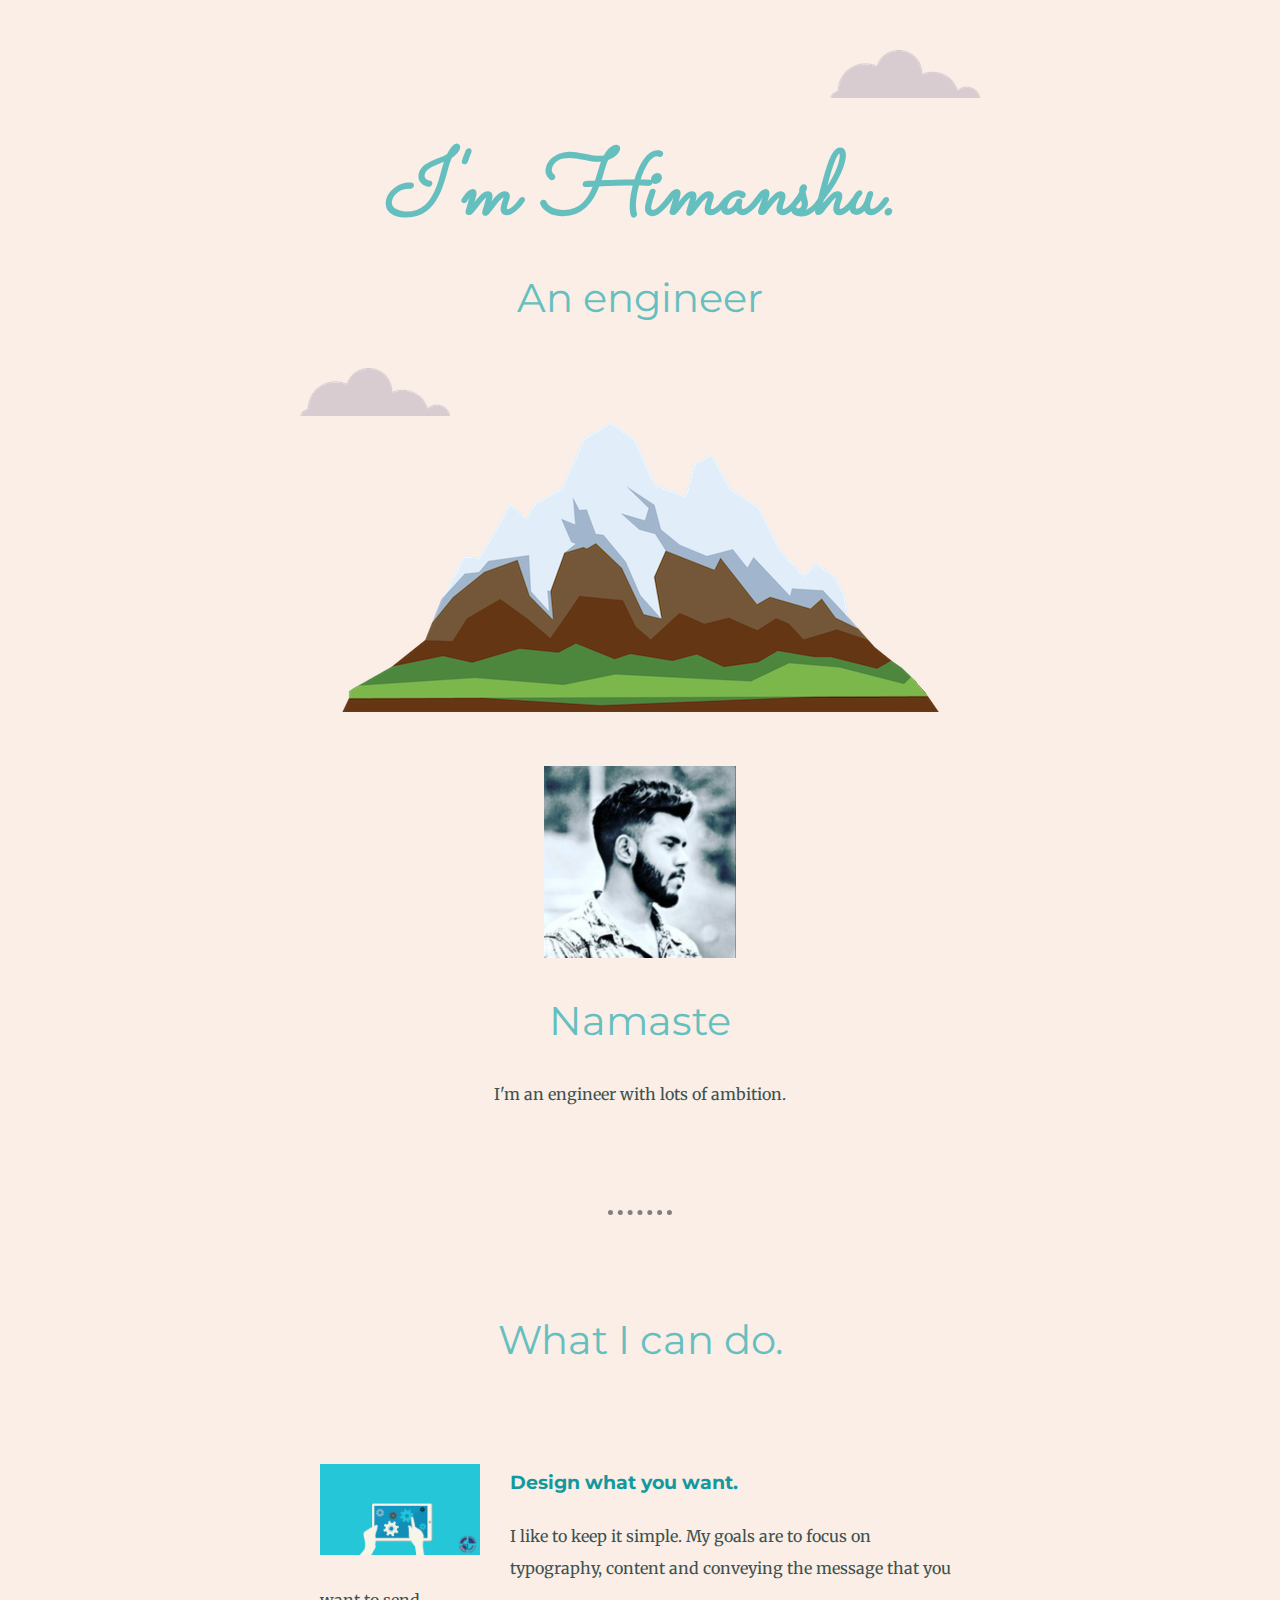
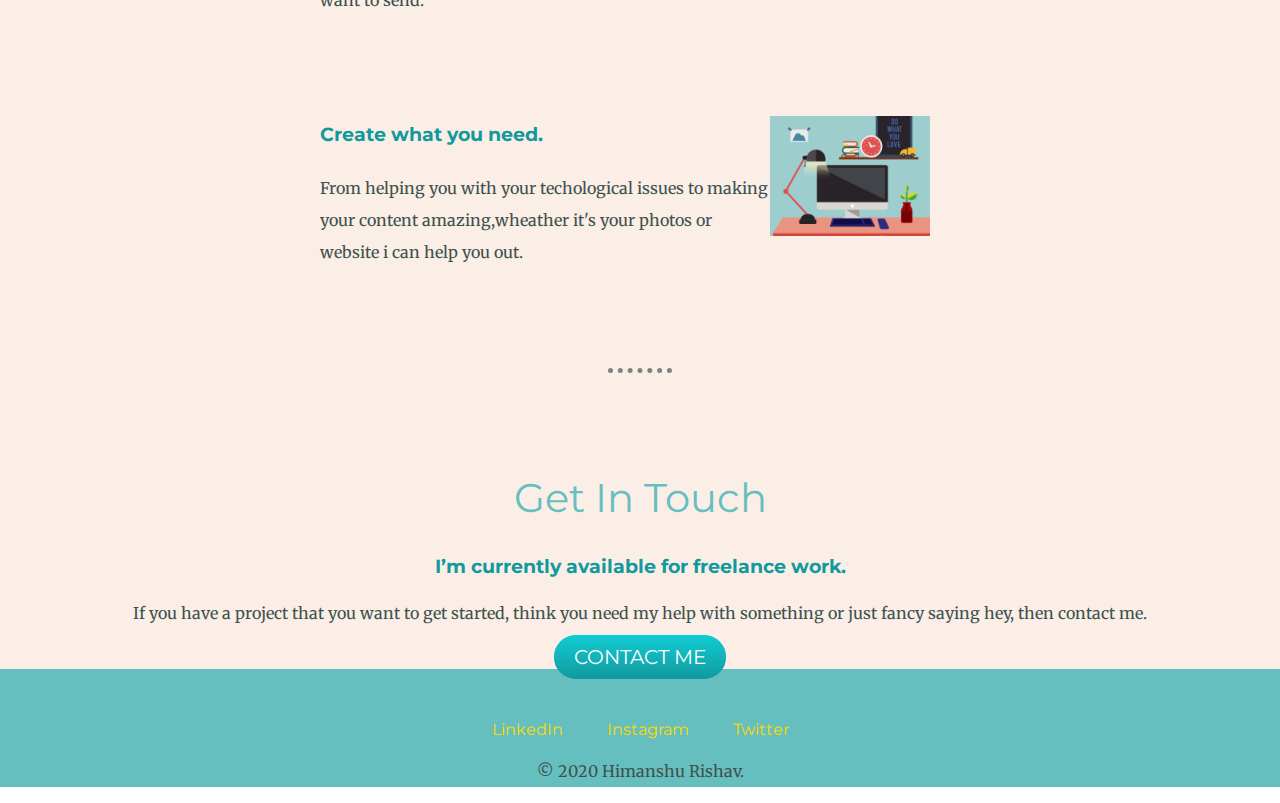
<file: index.html>
<!DOCTYPE html>
<html lang="en" dir="ltr">
  <head>
    <meta charset="utf-8">
    <title>i'm himanshu</title>
    <link rel="stylesheet" href="styles.css">
    <link rel="icon" href="favicon.ico">
    <link href="https://fonts.googleapis.com/css2?family=Montserrat:ital,wght@1,300&display=swap" rel="stylesheet" >
    <link href="https://fonts.googleapis.com/css2?family=Merriweather:ital,wght@1,300&family=Open+Sans&family=Sacramento&display=swap" rel="stylesheet">
  </head>
  <body>
    <div class="topcontainer">
<img class="topcl" src="cloud.png" alt="cloud">
          <h1><em> I'm Himanshu. </em></h1>
          <h2>An engineer</h2>
          <img class="bottomcl"src="cloud.png" alt="cloud">
          <img class="mountain"src="mountain.png" alt="mountain">
</div>

<div class="middle-container">
  <div class="profile">
    <img  class="hii"src="99.jpg" alt="profilephoto">
    <h2>Namaste</h2>
    <p>I'm an engineer with lots of ambition.</p>
  </div>
  <hr>
  <div class="skills">
    <h2>What I can do.</h2>
    <div class="skill-row">
      <img class="skill1" src="computers.gif" alt="computer">
      <h3>Design what you want.</h3>
      <p>I like to keep it simple. My goals are to focus on typography, content and conveying the message that you want to send.</p>
    </div>
    <div class="skill-row">
      <img class="skill2" src="hello.gif" alt="chilly">
      <h3>Create what you need.</h3>
      <p>From helping you with your techological issues to making your content amazing,wheather it's your photos or website i can help you out.</p>
    </div>
  </div>
  <hr>
  <div class="contact-me">
    <h2>Get In Touch</h2>
    <h3>I’m currently available for freelance work.</h3>
    <p>If you have a project that you want to get started, think you need my help with something or just fancy saying hey, then contact me.</p>
    <a class="btn" href="mailto:himanshurishav22@gmail.com">CONTACT ME</a>
  </div>
</div>


<div class="bottom-container">
  <a class="footer-link" href="https://in.linkedin.com/in/himanshu-rishav-561520148">LinkedIn</a>
  <a class="footer-link" href="https://www.instagram.com/himanshurishav/">Instagram</a>
  <a class="footer-link" href="https://twitter.com/RishavHimanshu">Twitter</a>
  <p>© 2020 Himanshu Rishav.</p>
</div>

  </body>
</html>
</file>
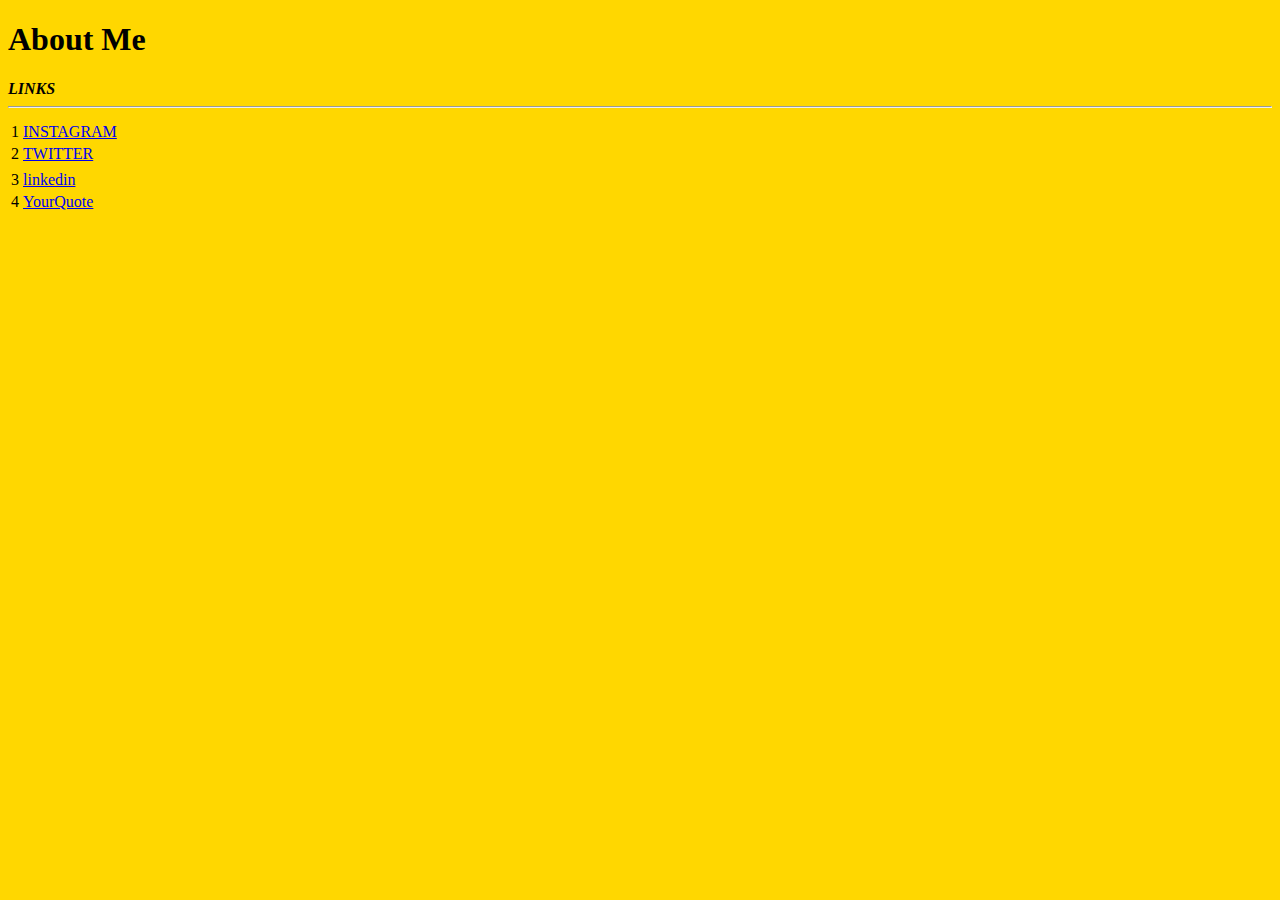
<file: To Know More About Me.html>
<!DOCTYPE html>
<html lang="en" dir="ltr">
  <head>
    <meta charset="utf-8">
    <title>ABOUT ME</title>
  </head>
  <body style="background-color:gold;">
    <h1>About Me</h1>
    <table>

<thead>
<strong><em>LINKS</em></strong>
</thead>
<hr>
<tr>
  <td>
    <tr>
      <td>
        1
      </td>
      <td>
      <a href="https://www.instagram.com/himanshurishav/">INSTAGRAM</a>
          </td>
        </tr>
        <tr>
          <td>
            2
          </td>
          <td>
          <a href="https://twitter.com/RishavHimanshu">TWITTER</a>
            </td>
          </tr>

          <td>
            <tr>
              <td>
                3
              </td>
              <td>
              <a href="https://in.linkedin.com/in/himanshu-rishav-561520148">linkedin</a>
                  </td>
                </tr>
                <tr>
                  <td>
                    4
                  </td>
                  <td>
                  <a href="https://www.yourquote.in/himanshu-rishav-b1mjy/quotes">YourQuote</a>
                    </td>


</tr>
</table>
  </body>
</html>
</file>
<file: styles.css>
body{
  margin:0;
  text-align: center;
  font-family: 'Merriweather',serif;
}
h1{
  color: #66BFBF;
  font-size: 5.625rem;
  line-height:1;
margin: 50px auto 0 auto;
font-family: 'Sacramento', cursive;
}
h2{
  font-weight: normal;
  color: #66BFBF;
  font-size: 2.5rem;
  font-family: 'Montserrat', sans-serif;
}
h3{
  color:#11999E;
  font-family: 'Montserrat', sans-serif;
}
a{
  color:#11999E;
}
.topcontainer{
  background-color: #faeee7;
  position: relative;
  padding-top: 100px;
}
.bottomcl{
  position: absolute;
  left: 300px;
  bottom: 300px
}
.topcl{
  position: absolute;
  right: 300px;
  top: 50px;
}

.skill-row{
  width: 50%;
  margin: 100px auto 100px auto;
  text-align: left;
  line-height: 2;
}
.skill1{
  float: left;
  width: 25%;
  margin-right: 30px;
}
.skill2{
  float:right;
  margin-right:30px;
  width: 25%;
}

.hii{
  width:15%;
}
p{
  line-height: 2;
  color:#40514E;
}
hr{border-style: none;
  border-top-style:dotted;
  border-color:grey;
  border-width: 5px;
  width:5%;
  margin: 100px auto;
}
  .footer-link{
    color: #11999E;
  }
a{
  color: #11999E;
  font-family: 'Montserrat', sans-serif;
  margin: 10px 20px;
  text-decoration: none;
}

a:hover {
  color: #EAF6F6;
}
.bottom-container {
  background-color: #66BFBF;
  padding: 50px 0 0 0;

}
.middle-container {
  background-color:#faeee7;
  padding: 50px 0 0 0;
}

.contact-message {
  width: 40%;
  margin: 40px auto 60px;
}

.copyright {
  color: #EAF6F6;
  font-size: 0.75rem;
  padding: 20px 0;
}



.btn {
  background: #11cdd4;
  background-image: -webkit-linear-gradient(top, #11cdd4, #11999e);
  background-image: -moz-linear-gradient(top, #11cdd4, #11999e);
  background-image: -webkit-gradient(top, #3D94F6, #1E62D0);
  background-image: -ms-linear-gradient(top, #11cdd4, #11999e);
  background-image: -o-linear-gradient(top, #11cdd4, #11999e);
  background-image: linear-gradient(to bottom, #11cdd4, #11999e);
  -webkit-border-radius: 8;
  -moz-border-radius: 8;
  border-radius: 80px;
  font-family: 'Montserrat', sans-serif;
  color: #ffffff;
  font-size: 20px;
  padding: 10px 20px 10px 20px;
  text-decoration: none;
}
.btn:hover
{
  background: #30e3cb;
  background-image: -webkit-linear-gradient(top, #30e3cb, #2bc4ad);
  background-image: -moz-linear-gradient(top, #30e3cb, #2bc4ad);
  background-image: -webkit-gradient(top, #3D94F6, #1E62D0);
  background-image: -ms-linear-gradient(top, #30e3cb, #2bc4ad);
  background-image: -o-linear-gradient(top, #30e3cb, #2bc4ad);
  background-image: linear-gradient(to bottom, #30e3cb, #2bc4ad);
  text-decoration: none;
}
.footer-link{
  color: gold;
}
</file>
